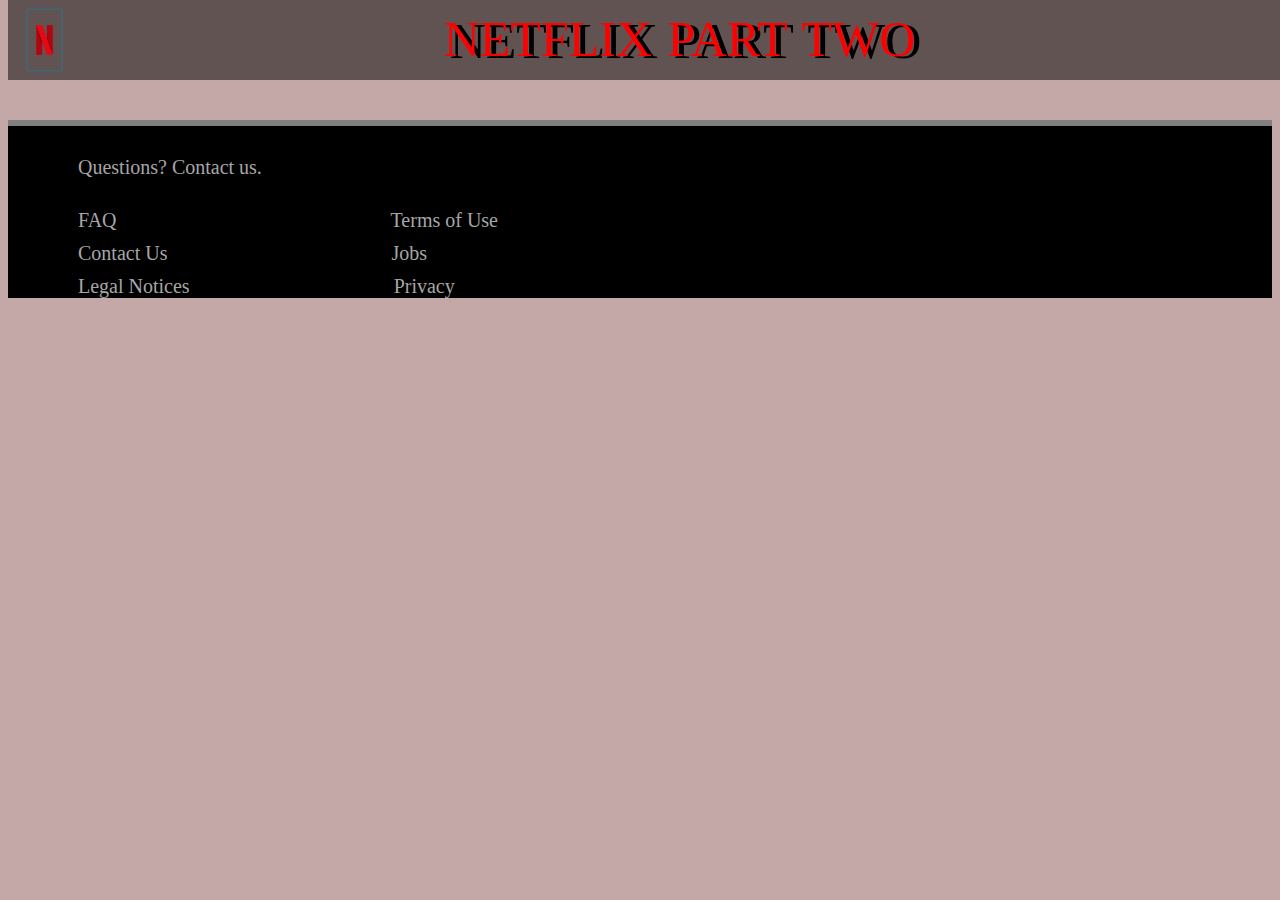
<file: Netflix _Grid/index.html>
<!DOCTYPE html>
<html>

<head>
    <link rel="stylesheet" type="text/css" href="styles.css">

</head>

<body onload="getApi()">
    <div class="header">
        <img href="#" src="logo.png" alt="logo">
        <a href="https://www.netflix.com/in/">NETFLIX PART TWO</a>
    </div>
    <div  class="container">   
        <div id="data">
           
        </div>    
    </div>


    <div class="footer-divider"></div>
    <div class="footer">
        <a class="item1" href="questions">Questions? Contact us.</a>
        <div class="item2">
            <a id="faq" href="">FAQ</a>
            <a id="terms" href="">Terms of Use</a>
        </div>
        <div class="item3">
            <a id="contact" href="">Contact Us</a>
            <a id="jobs" href="">Jobs</a>
        </div>
        <div class="item4">
            <a id="notice" href="">Legal Notices</a>
            <a id="privacy" href="">Privacy</a>
        </div>
    </div>
    <script src="data.js"></script>
</body>

</html>
</file>
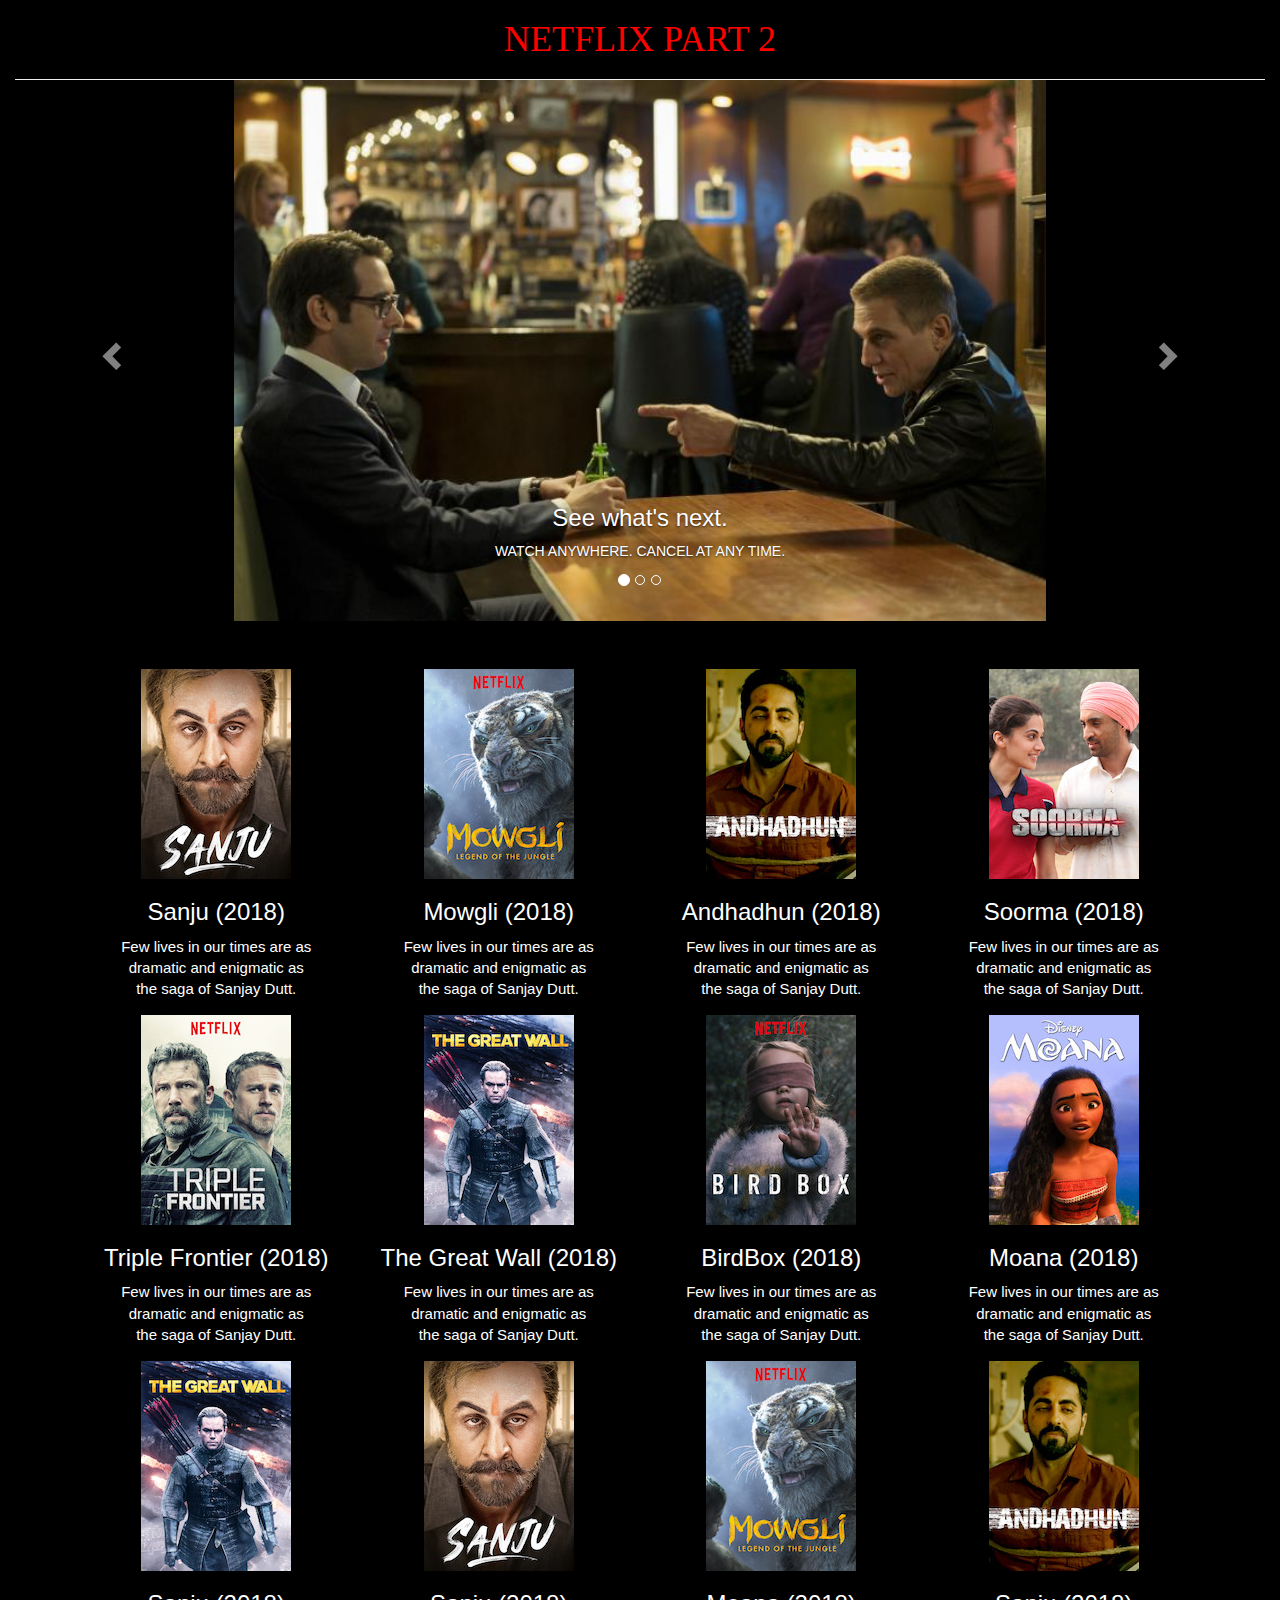
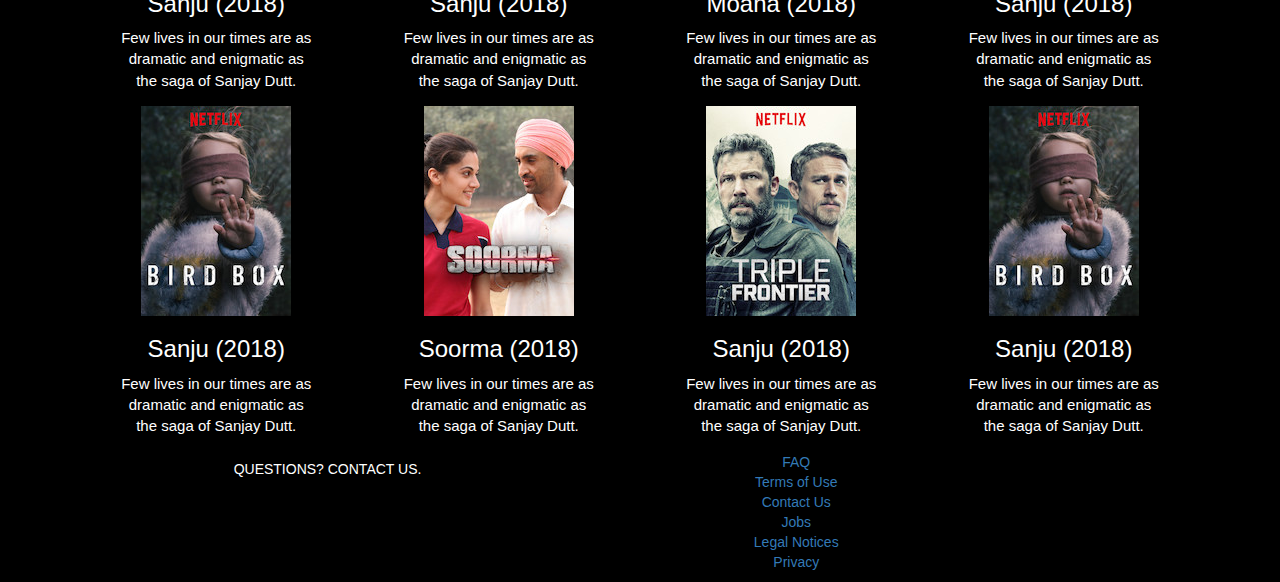
<file: Netflix_bootstrap/index.html>
<!DOCTYPE html>
<html>

<head>
    <title>Netflix Part 2.in</title>
    <meta charset="utf-8">
    <meta name="viewport" content="width = device-width, initial-scale = 1">
    <link rel="stylesheet" type="text/css" href="https://maxcdn.bootstrapcdn.com/bootstrap/3.4.0/css/bootstrap.min.css">
    <script src="https://ajax.googleapis.com/ajax/libs/jquery/3.3.1/jquery.min.js"></script>
    <script src="https://maxcdn.bootstrapcdn.com/bootstrap/3.4.0/js/bootstrap.min.js"></script>
    <style>
        .page-header {
            background-color: black;
            color: red;
            margin: 0px 0px;
            font-family: "Comic Sans MS", cursive, "sans-serif";
            text-shadow: 6px 2px black;
        }

        .container-fluid {
            background-color: black;
            color: white;
        }

        .carousel-inner>.item>img,
        .carousel-inner>.item>a>img {
            width: 65%;
            margin: auto;
        }

        .jumbotron {
            background-color: black;
        }

        .jumbotron p {
            padding: 0px 30px;
            font-size: 15px;
        }
    </style>
</head>

<body>
    <div class="container-fluid">
        <div class="page-header text-center">
            <h1>NETFLIX PART 2</h1>
        </div>

        <div id="myCarousel" class="carousel slide" data-ride="carousel">
            <ol class="carousel-indicators">
                <li data-target="#myCarousel" data-slide-to="0" class="active"></li>
                <li data-target="#myCarousel" data-slide-to="1"></li>
                <li data-target="#myCarousel" data-slide-to="2"></li>
            </ol>

            <div class="carousel-inner">

                <div class="item active">
                    <img src="bg1.jpg" alt="bg1" width="720" height="480">
                    <div class="carousel-caption">
                        <h3>See what's next.</h3>
                        <p>WATCH ANYWHERE. CANCEL AT ANY TIME.</p>
                    </div>
                </div>

                <div class="item">
                    <img src="bg2.jpg" alt="bg2" width="720" height="480">
                    <div class="carousel-caption">
                        <h3>See what's next.</h3>
                        <p>WATCH ANYWHERE. CANCEL AT ANY TIME.</p>
                    </div>
                </div>

                <div class="item">
                    <img src="bg3.png" width="720" height="480">
                    <div class="carousel-caption">
                        <h3>See what's next.</h3>
                        <p>WATCH ANYWHERE. CANCEL AT ANY TIME.</p>
                    </div>
                </div>
            </div>

            <a class="left carousel-control" href="#myCarousel" role="button" data-slide="prev">
                <span class="glyphicon glyphicon-chevron-left"></span>
            </a>
            <a class="right carousel-control" href="#myCarousel" role="button" data-slide="next">
                <span class="glyphicon glyphicon-chevron-right"></span>
            </a>
        </div>

        <div class="jumbotron text-center">
            <div class="col-sm-3"><img src="img1.jpg" alt="Sanju">
                <h3>Sanju (2018)</h3>
                <p>Few lives in our times are as dramatic and enigmatic as the saga of Sanjay Dutt.</p>
            </div>

            <div class="col-sm-3"><img src="img2.jpg" alt="Mowgli">
                <h3>Mowgli (2018)</h3>
                <p>Few lives in our times are as dramatic and enigmatic as the saga of Sanjay Dutt.</p>
            </div>
            <div class="col-sm-3"><img src="img3.jpg" alt="Andhadhun">
                <h3>Andhadhun (2018)</h3>
                <p>Few lives in our times are as dramatic and enigmatic as the saga of Sanjay Dutt.</p>
            </div>
            <div class="col-sm-3"><img src="img4.jpg" alt="Soorma">
                <h3>Soorma (2018)</h3>
                <p>Few lives in our times are as dramatic and enigmatic as the saga of Sanjay Dutt.</p>
            </div>
            <div class="col-sm-3"><img src="img5.jpg" alt="Triple Frontier">
                <h3>Triple Frontier (2018)</h3>
                <p>Few lives in our times are as dramatic and enigmatic as the saga of Sanjay Dutt.</p>
            </div>
            <div class="col-sm-3"><img src="img8.jpg" alt="The Great Wall">
                <h3>The Great Wall (2018)</h3>
                <p>Few lives in our times are as dramatic and enigmatic as the saga of Sanjay Dutt.</p>
            </div>
            <div class="col-sm-3"><img src="img6.jpg" alt="BirdBox">
                <h3>BirdBox (2018)</h3>
                <p>Few lives in our times are as dramatic and enigmatic as the saga of Sanjay Dutt.</p>
            </div>
            <div class="col-sm-3"><img src="img7.jpg" alt="Moana">
                <h3>Moana (2018)</h3>
                <p>Few lives in our times are as dramatic and enigmatic as the saga of Sanjay Dutt.</p>
            </div>
            <div class="col-sm-3"><img src="img8.jpg" alt="Mowgli">
                <h3>Sanju (2018)</h3>
                <p>Few lives in our times are as dramatic and enigmatic as the saga of Sanjay Dutt.</p>
            </div>
            <div class="col-sm-3"><img src="img1.jpg" alt="Sanju">
                <h3>Sanju (2018)</h3>
                <p>Few lives in our times are as dramatic and enigmatic as the saga of Sanjay Dutt.</p>
            </div>
            <div class="col-sm-3"><img src="img2.jpg" alt="Moana">
                <h3>Moana (2018)</h3>
                <p>Few lives in our times are as dramatic and enigmatic as the saga of Sanjay Dutt.</p>
            </div>
            <div class="col-sm-3"><img src="img3.jpg" alt="Sanju">
                <h3>Sanju (2018)</h3>
                <p>Few lives in our times are as dramatic and enigmatic as the saga of Sanjay Dutt.</p>
            </div>
            <div class="col-sm-3"><img src="img6.jpg" alt="Mowgli">
                <h3>Sanju (2018)</h3>
                <p>Few lives in our times are as dramatic and enigmatic as the saga of Sanjay Dutt.</p>
            </div>
            <div class="col-sm-3"><img src="img4.jpg" alt="Soorma">
                <h3>Soorma (2018)</h3>
                <p>Few lives in our times are as dramatic and enigmatic as the saga of Sanjay Dutt.</p>
            </div>
            <div class="col-sm-3"><img src="img5.jpg" alt="Sanju">
                <h3>Sanju (2018)</h3>
                <p>Few lives in our times are as dramatic and enigmatic as the saga of Sanjay Dutt.</p>
            </div>
            <div class="col-sm-3"><img src="img6.jpg" alt="Mowgli">
                <h3>Sanju (2018)</h3>
                <p>Few lives in our times are as dramatic and enigmatic as the saga of Sanjay Dutt.</p>
            </div>
        </div>
        <div class="page-footer">
            <div class="container-fluid text-center text-md-left">
                <div class="row">
                    <div class="col-md-6 ">
                        <h5 class="text-uppercase">Questions? Contact us.</h5>
                    </div>
                    <div class="col-md-3">
                        <ul class="list-unstyled">
                            <li>
                                <a href="#!">FAQ</a>
                            </li>
                            <li>
                                <a href="#!">Terms of Use</a>
                            </li>
                            <li>
                                <a href="#!">Contact Us</a>
                            </li>
                            <li>
                                <a href="#!">Jobs</a>
                            </li>
                            <li>
                                <a href="#!">Legal Notices</a>
                            </li>
                            <li>
                                <a href="#!">Privacy</a>
                            </li>
                        </ul>
                    </div>
                </div>
            </div>
        </div>
    </div>
    </div>

</body>

</html>
</file>
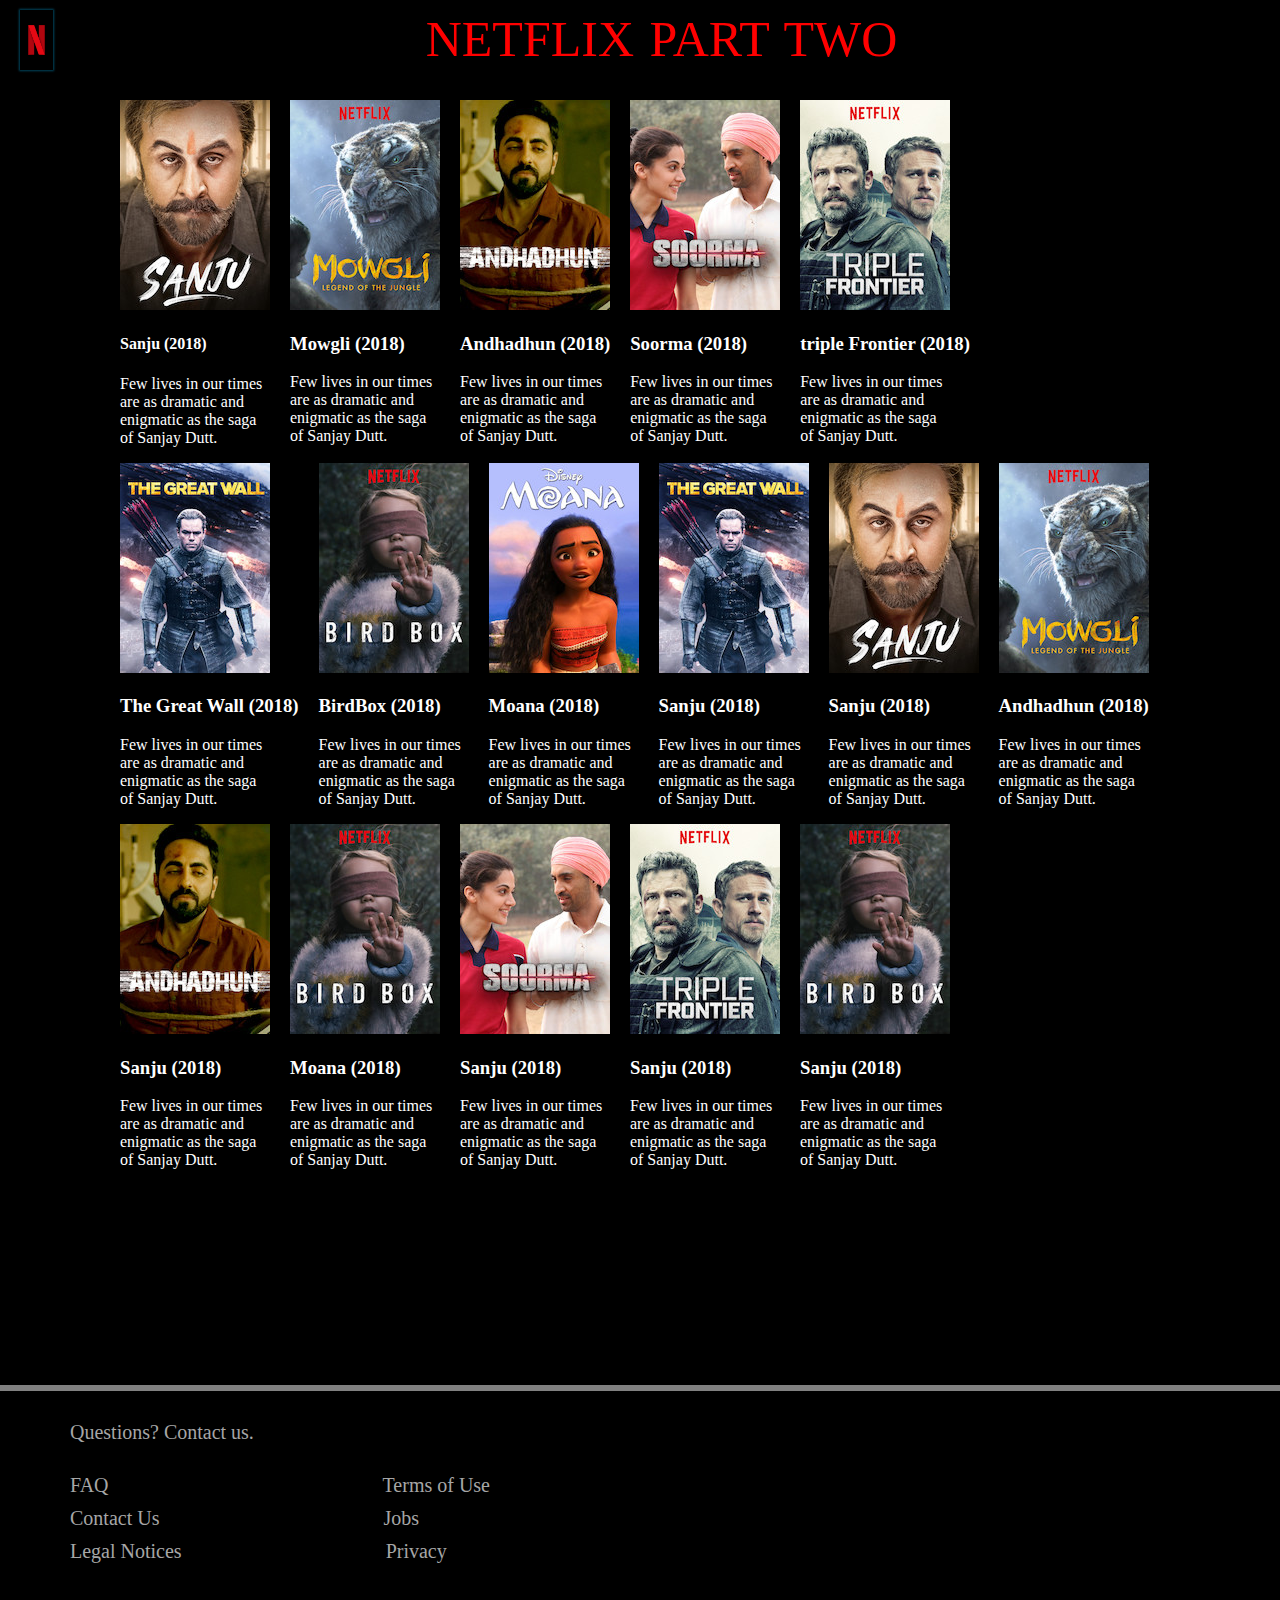
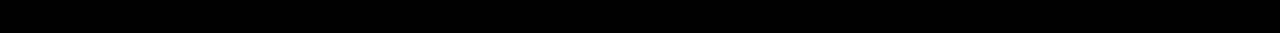
<file: Netflix_simple/index.html>
<!DOCTYPE html>
<html>

<head>
    <title>Netflix Part 2</title>
    <link rel="stylesheet" type="text/css" href="styles.css">
</head>

<body>
    <div class="header">
        <img href="#" src="logo.png" alt="logo">
        <a href="https://www.netflix.com/in/">NETFLIX PART TWO</a>
    </div>
    <div class="container">
        <div><img src="img1.jpg" alt="Sanju">
            <h4>Sanju (2018)</h6>
            <p>Few lives in our times are as dramatic and enigmatic as the saga of Sanjay Dutt.</p>
        </div>
        <div><img src="img2.jpg" alt="Mowgli">
            <h3>Mowgli (2018)</h3>
            <p>Few lives in our times are as dramatic and enigmatic as the saga of Sanjay Dutt.</p>
        </div>
        <div><img src="img3.jpg" alt="Andhadhun">
            <h3>Andhadhun (2018)</h3>
            <p>Few lives in our times are as dramatic and enigmatic as the saga of Sanjay Dutt.</p>
        </div>
        <div><img src="img4.jpg" alt="Soorma">
            <h3>Soorma (2018)</h3>
            <p>Few lives in our times are as dramatic and enigmatic as the saga of Sanjay Dutt.</p>
        </div>
        <div><img src="img5.jpg" alt="triple Frontier">
            <h3>triple Frontier (2018)</h3>
            <p>Few lives in our times are as dramatic and enigmatic as the saga of Sanjay Dutt.</p>
        </div>
        <div><img src="img8.jpg" alt="The Great Wall">
            <h3>The Great Wall (2018)</h3>
            <p>Few lives in our times are as dramatic and enigmatic as the saga of Sanjay Dutt.</p>
        </div>
        <div><img src="img6.jpg" alt="BirdBox">
            <h3>BirdBox (2018)</h3>
            <p>Few lives in our times are as dramatic and enigmatic as the saga of Sanjay Dutt.</p>
        </div>
        <div><img src="img7.jpg" alt="Moana">
            <h3>Moana (2018)</h3>
            <p>Few lives in our times are as dramatic and enigmatic as the saga of Sanjay Dutt.</p>
        </div>
        <div><img src="img8.jpg" alt="Mowgli">
            <h3>Sanju (2018)</h3>
            <p>Few lives in our times are as dramatic and enigmatic as the saga of Sanjay Dutt.</p>
        </div>
        <div><img src="img1.jpg" alt="Sanju">
            <h3>Sanju (2018)</h3>
            <p>Few lives in our times are as dramatic and enigmatic as the saga of Sanjay Dutt.</p>
        </div>
        <div><img src="img2.jpg" alt="Mowgli">
            <h3>Andhadhun (2018)</h3>
            <p>Few lives in our times are as dramatic and enigmatic as the saga of Sanjay Dutt.</p>
        </div>
        <div><img src="img3.jpg" alt="Sanju">
            <h3>Sanju (2018)</h3>
            <p>Few lives in our times are as dramatic and enigmatic as the saga of Sanjay Dutt.</p>
        </div>
        <div><img src="img6.jpg" alt="Mowgli">
            <h3>Moana (2018)</h3>
            <p>Few lives in our times are as dramatic and enigmatic as the saga of Sanjay Dutt.</p>
        </div>
        <div><img src="img4.jpg" alt="Mowgli">
            <h3>Sanju (2018)</h3>
            <p>Few lives in our times are as dramatic and enigmatic as the saga of Sanjay Dutt.</p>
        </div>
        <div><img src="img5.jpg" alt="Sanju">
            <h3>Sanju (2018)</h3>
            <p>Few lives in our times are as dramatic and enigmatic as the saga of Sanjay Dutt.</p>
        </div>
        <div><img src="img6.jpg" alt="Mowgli">
            <h3>Sanju (2018)</h3>
            <p>Few lives in our times are as dramatic and enigmatic as the saga of Sanjay Dutt.</p>
        </div>

    </div>
    <div class="footer-divider"></div>

    <div class="footer">
        <a class="item1" href="questions">Questions? Contact us.</a>
        <div class="item2">
            <a id="faq" href="">FAQ</a>
            <a id="terms" href="">Terms of Use</a>
        </div>
        <div class="item3">
            <a id="contact" href="">Contact Us</a>
            <a id="jobs" href="">Jobs</a>
        </div>
        <div class="item4">
            <a id="notice" href="">Legal Notices</a>
            <a id="privacy" href="">Privacy</a>
        </div>
    </div>
</body>

</html>
</file>
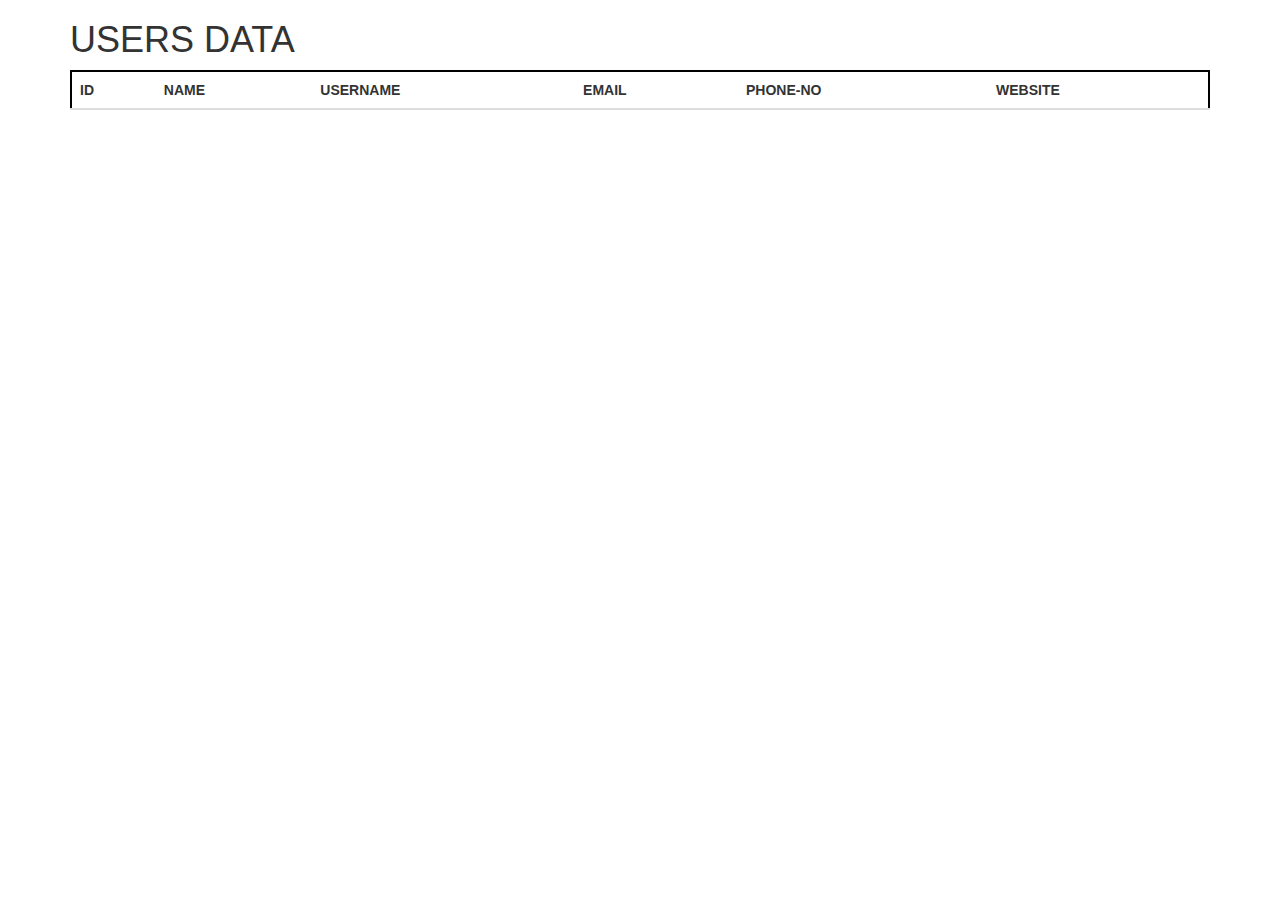
<file: UserDetails/index.html>
<!DOCTYPE HTML>
<html>

<head>
    <link rel=stylesheet type=text/css href="//maxcdn.bootstrapcdn.com/bootstrap/3.4.0/css/bootstrap.min.css">
    <style>
      .table{
          border: 2px solid black;
      }
    </style>
</head>

<body onload="fetchApi()">
    <div class="container">
        <h1>USERS DATA</h1>
        <table class="table table-hover">
            <thead>
                <th>
                    ID
                </th>
                <th>
                    NAME
                </th>
                <th>
                    USERNAME
                </th>
                <th>
                    EMAIL
                </th>
                <th>
                    PHONE-NO
                </th>
                <th>
                    WEBSITE
                </th>

            </thead>
            <tbody id="demo1">
                
            </tbody>
        </table>

    </div>
    <script src="fetch.js"></script>
</body>

</html>
</file>
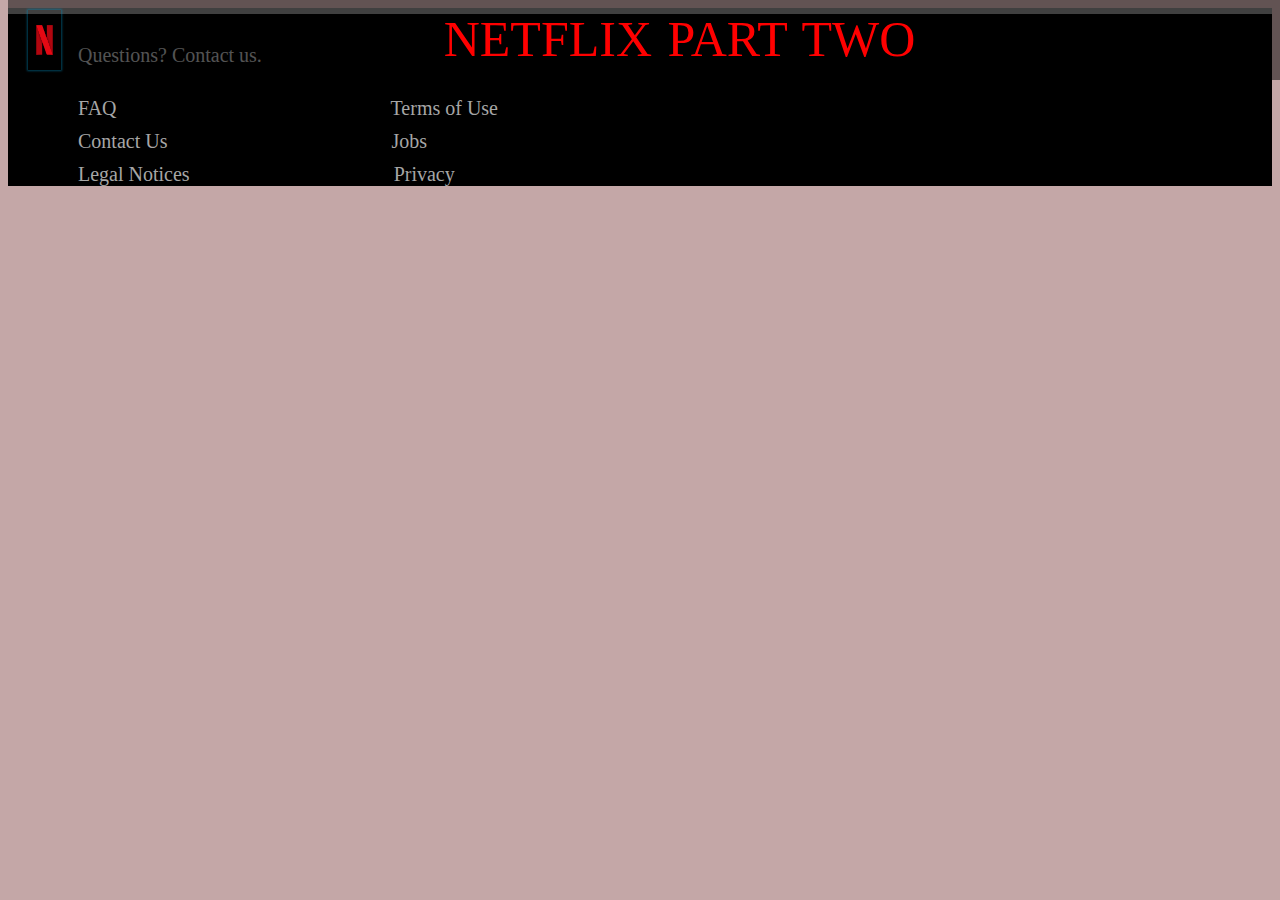
<file: Netflix _Grid/details.html>
<!DOCTYPE html>
<html>

<head>
    <link rel="stylesheet" type="text/css" href="styles.css">
</head>

<body >
    <div class="header">
        <img href="#" src="logo.png" alt="logo">
        <a href="https://www.netflix.com/in/">NETFLIX PART TWO</a>
    </div>
    <div class="container" id="response">   
        
    </div>


    <div class="footer-divider"></div>
    <div class="footer">
        <a class="item1" href="questions">Questions? Contact us.</a>
        <div class="item2">
            <a id="faq" href="">FAQ</a>
            <a id="terms" href="">Terms of Use</a>
        </div>
        <div class="item3">
            <a id="contact" href="">Contact Us</a>
            <a id="jobs" href="">Jobs</a>
        </div>
        <div class="item4">
            <a id="notice" href="">Legal Notices</a>
            <a id="privacy" href="">Privacy</a>
        </div>
    </div>
    <script src="data.js"></script>
</body>

</html>
</file>
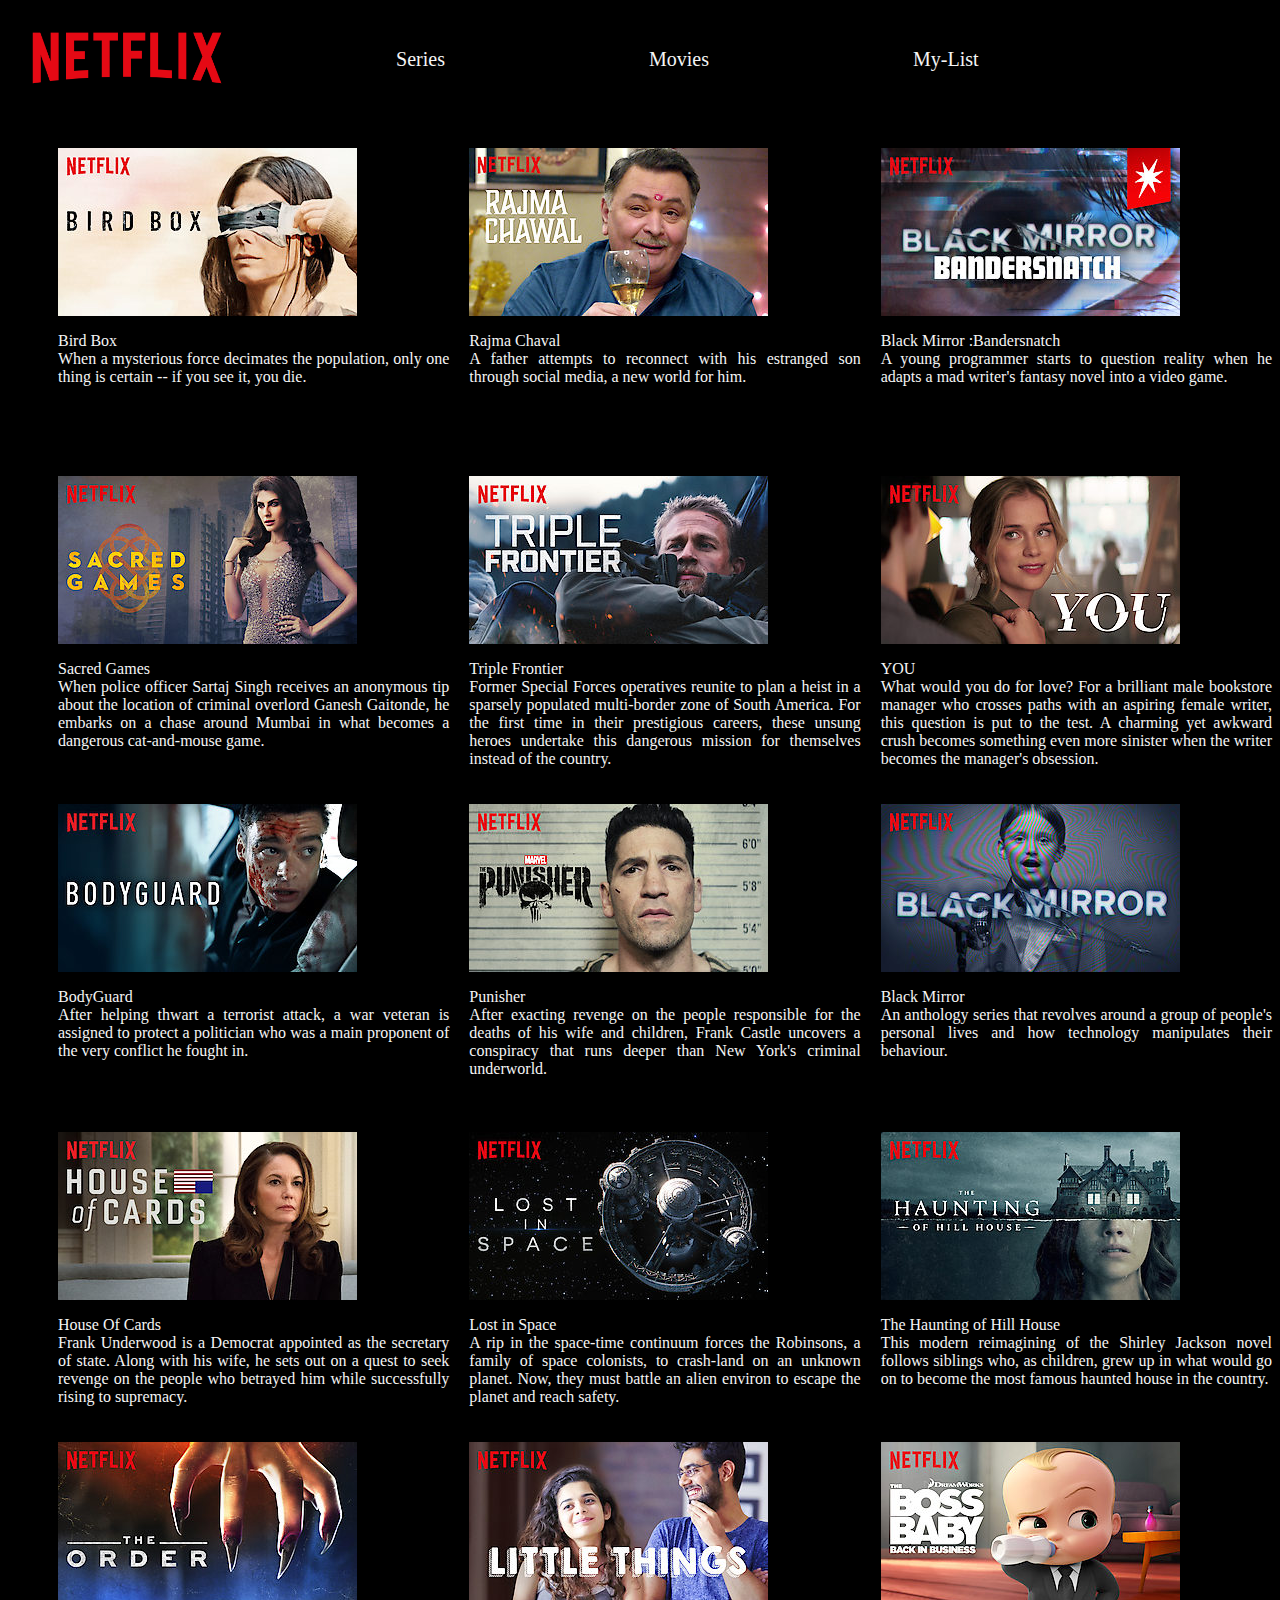
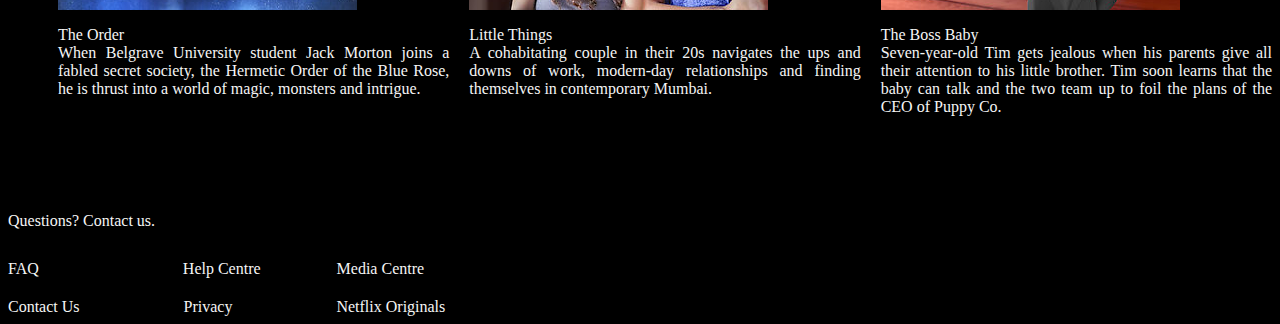
<file: Netflix-assignment/netflix.html>
<html>

<head>
    <title>Netflix:India</title>
    <link href="netflix_css.css" rel="stylesheet" type="text/css" />
</head>

<body>
    <div class="main">
    <div class="header">
        <a href="https://www.netflix.com/in/"><img class="logo" src="logo1.png" /></a>
        <div class="list1">
            <a href="Series">Series</a>
            <a href="Movies">Movies</a>
            <a href="My-List">My-List</a>
        </div>
        
    </div>
    <div class="container">
      <div>
          <img src="img1.jpg"/>
          <p class="i1">Bird Box <br> When a mysterious force decimates the population, only one thing is certain -- if you see it, you die. </p>  
    </div>  
      <div>
            <img src="img2.jpg"/>
            <p class="i2">Rajma Chaval <br>A father attempts to reconnect with his estranged son through social media, a new world for him.</p>
        
    </div>
    <div>
        <img src="img3.jpg"/>
        <p class="i3">Black Mirror :Bandersnatch<br> A young programmer starts to question reality when he adapts a mad writer's fantasy novel into a video game.</p>
    </div>
    <div>
        <img src="img4.jpg"/>
        <p class="i4">Sacred Games <br> When police officer Sartaj Singh receives an anonymous tip about the location of criminal overlord Ganesh Gaitonde, he embarks on a chase around Mumbai in what becomes a dangerous cat-and-mouse game. </p>
    </div>
    <div>
        <img src="img5.jpg"/>
        <p class="i5">Triple Frontier<br> Former Special Forces operatives reunite to plan a heist in a sparsely populated multi-border zone of South America. For the first time in their prestigious careers, these unsung heroes undertake this dangerous mission for themselves instead of the country. </p>
    </div>
    <div>
        <img src="img6.jpg"/>
        <p class="i6">YOU <br>What would you do for love? For a brilliant male bookstore manager who crosses paths with an aspiring female writer, this question is put to the test. A charming yet awkward crush becomes something even more sinister when the writer becomes the manager's obsession. </p>
    </div>
    <div>
        <img src="img7.jpg"/>
        <p class="i7">BodyGuard <br> After helping thwart a terrorist attack, a war veteran is assigned to protect a politician who was a main proponent of the very conflict he fought in. </p>
    </div>
    <div>
        <img src="img8.jpg"/>
        <p class="i8">Punisher <br>After exacting revenge on the people responsible for the deaths of his wife and children, Frank Castle uncovers a conspiracy that runs deeper than New York's criminal underworld.</p>
    </div>
    <div>
        <img src="img9.jpg"/>
        <p class="i9">Black Mirror <br>An anthology series that revolves around a group of people's personal lives and how technology manipulates their behaviour.</p>
    </div>
    <div>
        <img src="img10.jpg"/>
        <p class="i10">House Of Cards <br> Frank Underwood is a Democrat appointed as the secretary of state. Along with his wife, he sets out on a quest to seek revenge on the people who betrayed him while successfully rising to supremacy.</p>
    </div>
    <div>
        <img src="img11.jpg"/>
        <p class="i11">Lost in Space <br>A rip in the space-time continuum forces the Robinsons, a family of space colonists, to crash-land on an unknown planet. Now, they must battle an alien environ to escape the planet and reach safety.</p>
    </div>
    <div>
        <img src="img12.jpg"/>
        <p class="i12">The Haunting of  Hill House <br>This modern reimagining of the Shirley Jackson novel follows siblings who, as children, grew up in what would go on to become the most famous haunted house in the country.</p>
    </div>
    <div>
        <img src="img13.jpg"/>
        <p class="i13">The Order <br>When Belgrave University student Jack Morton joins a fabled secret society, the Hermetic Order of the Blue Rose, he is thrust into a world of magic, monsters and intrigue.</p>
    </div>
    <div>
        <img src="img14.jpg"/>
        <p class="i14">Little Things <br>A cohabitating couple in their 20s navigates the ups and downs of work, modern-day relationships and finding themselves in contemporary Mumbai.</p>
    </div>
    <div>
        <img src="img15.jpg"/>
        <p class="i15"> The Boss Baby <br>Seven-year-old Tim gets jealous when his parents give all their attention to his little brother. Tim soon learns that the baby can talk and the two team up to foil the plans of the CEO of Puppy Co.</p>
    </div>
    </div>
    <div class="footer">
        <div id="a"> <a href="https://help.netflix.com/en/contactus" id="con">Questions? Contact us.</a></div>
       <div id="b">
        <a href="https://help.netflix.com/en/node/412" id="faq">FAQ</a>
        <a href="https://help.netflix.com/en/node/412" id="help">Help Centre</a>
        <a href="https://media.netflix.com/en/" id="media">Media Centre</a>
      </div>
      <div id="c">
        <a href="https://help.netflix.com/en/contactus" id="contact">Contact Us</a>
        <a href="https://help.netflix.com/legal/privacy" id="privacy">Privacy</a>
        <a href="https://www.netflix.com/in/browse/genre/839338" id="netflix">Netflix Originals</a>
    </div>
    </div>
</div>
</body>

</html>
</file>
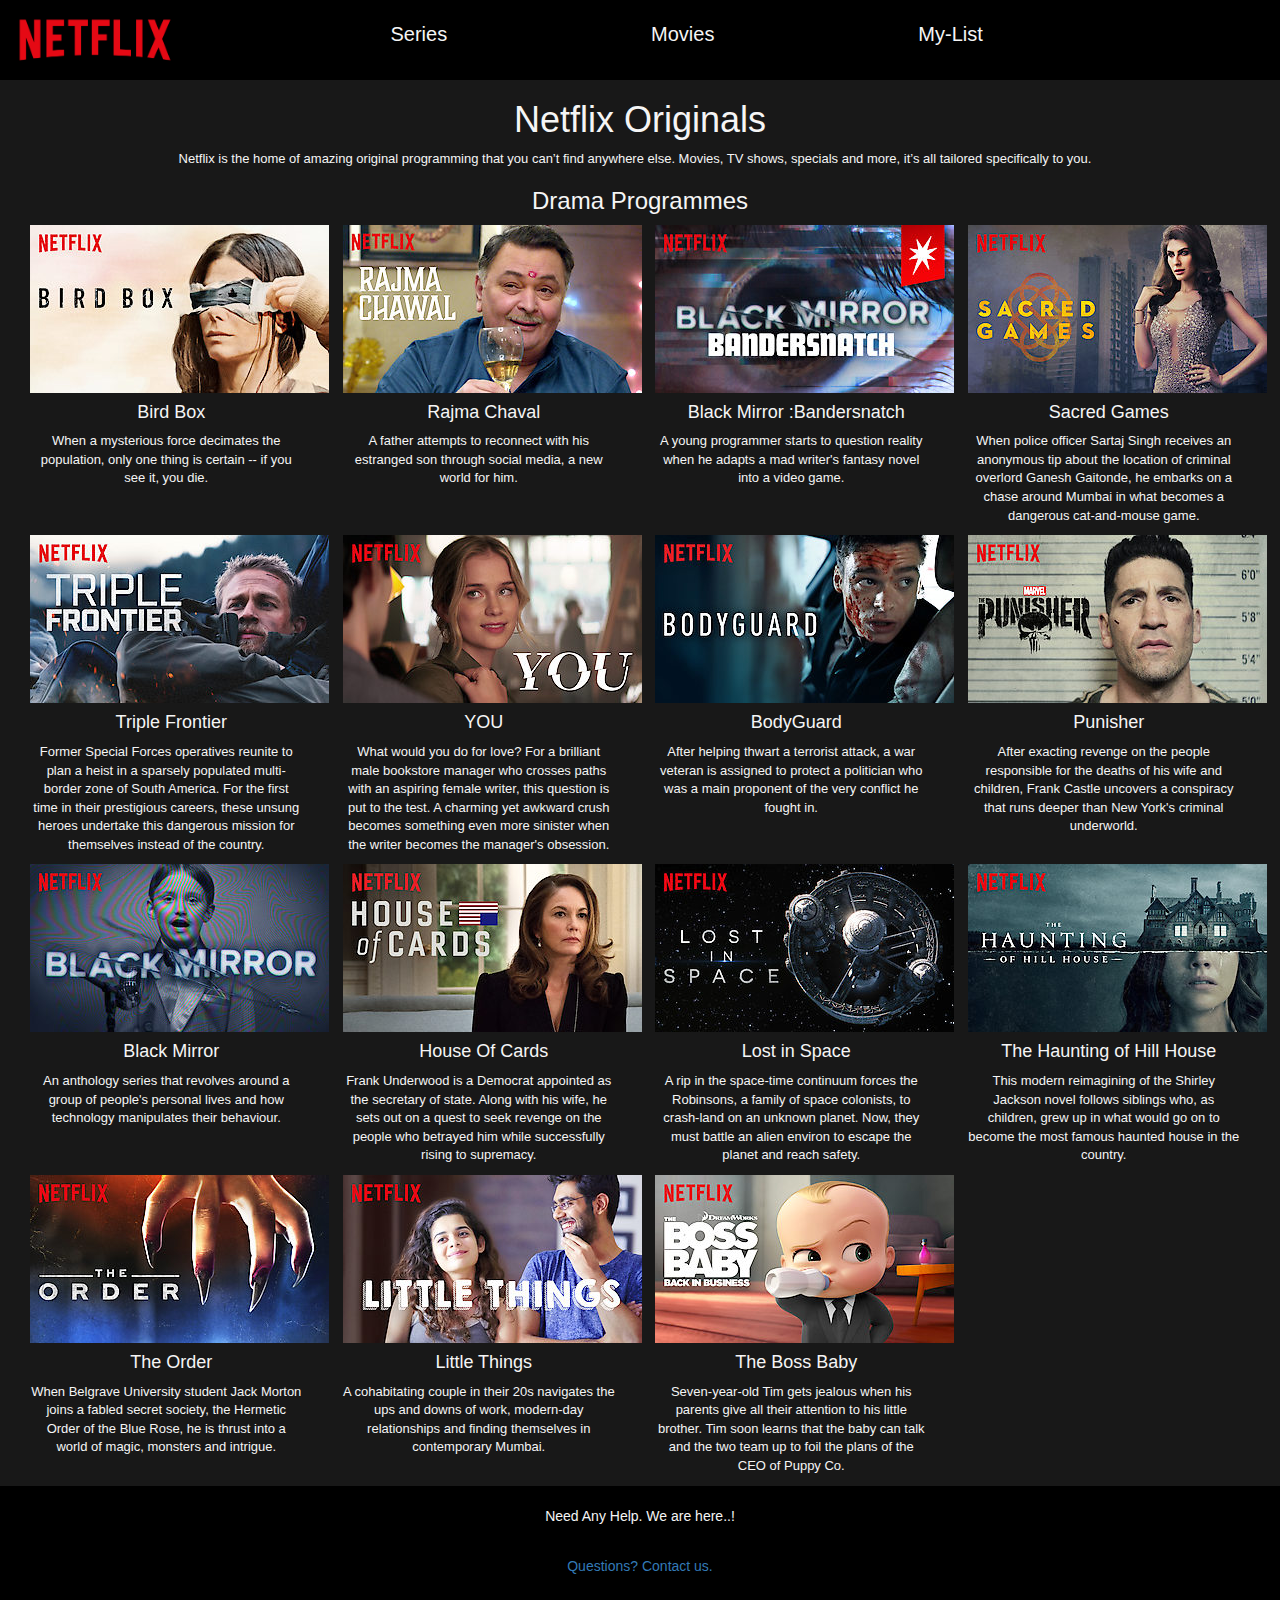
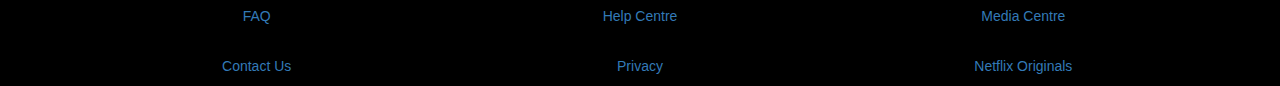
<file: netflix-bootstrap/netflix.html>
<html>

<head>
    <meta charset="utf-8">
    <meta name="viewport" content="width=device-width, initial-scale=1">
    <link rel="stylesheet" type="text/css"
        href="https://maxcdn.bootstrapcdn.com/bootstrap/3.4.0/css/bootstrap.min.css" />
    <title>Netflix.in</title>
    <style>
        .container-fluid {
            background-color: #181818;
            color: whitesmoke;


        }

        .container-fluid p {
            font-size: 13px;
            padding-right: 10px;

        }

        .page-heade {
            background-color: black;
            height: 80px;

        }

        .logo {
            height: 80px;
            background-color: black;
            float: left;
            margin-top: 0px;
        }

        .page-footer {
            color: whitesmoke;
            text-decoration: none;
            background-color: black;
            border: 0px;
        }

        .page-footer .row {
            margin-top: 10px;
            padding: 10px;
        }

        .list1 {
            padding-top: 20px;
            margin-left: 40px;

        }




        .list1 a {
            padding-left: 200px;
            color: whitesmoke;
            text-decoration: none;
            font-size: 20px;
        }
    </style>
</head>

<body>

    <div class="page-heade">

        <img src="logo1.png" href="https://www.netflix.com/in/" class="logo" />
        <div class="list1">
            <a href="Series">Series</a>
            <a href="Movies">Movies</a>
            <a href="My-List">My-List</a>
        </div>
    </div>
    <div class="container-fluid text-center">
        <div class="header1">
            <h1>Netflix Originals</h1>
            <p>Netflix is the home of amazing original programming that you can’t find anywhere else. Movies, TV shows,
                specials and more, it’s all tailored specifically to you.</p>

        </div>
        <div>
            <h3>Drama Programmes</h3>
        </div>
        <div class="col-sm-3">
            <img src="img1.jpg" />
            <h4>Bird Box</h4>
            <p> When a mysterious force decimates the population, only one thing is certain -- if you
                see it, you die. </p>
        </div>
        <div class="col-sm-3">
            <img src="img2.jpg" />
            <h4>Rajma Chaval</h4>
            <p>A father attempts to reconnect with his estranged son through social media, a new
                world
                for him.</p>

        </div>
        <div class="col-sm-3">
            <img src="img3.jpg" />
            <h4>Black Mirror :Bandersnatch</h4>
            <p> A young programmer starts to question reality when he adapts a mad
                writer's fantasy novel into a video game.</p>
        </div>
        <div class="col-sm-3">
            <img src="img4.jpg" />
            <h4>Sacred Games</h4>
            <p> When police officer Sartaj Singh receives an anonymous tip about the location of
                criminal overlord Ganesh Gaitonde, he embarks on a chase around Mumbai in what becomes a dangerous
                cat-and-mouse game. </p>
        </div>
        <div class="col-sm-3">
            <img src="img5.jpg" />
            <h4>Triple Frontier</h4>
            <p> Former Special Forces operatives reunite to plan a heist in a sparsely populated
                multi-border zone of South America. For the first time in their prestigious careers, these unsung
                heroes
                undertake this dangerous mission for themselves instead of the country. </p>
        </div>
        <div class="col-sm-3">
            <img src="img6.jpg" />
            <h4>YOU</h4>
            <p>What would you do for love? For a brilliant male bookstore manager who crosses paths with an
                aspiring female writer, this question is put to the test. A charming yet awkward crush becomes
                something
                even more sinister when the writer becomes the manager's obsession. </p>
        </div>
        <div class="col-sm-3">
            <img src="img7.jpg" />
            <h4>BodyGuard</h4>
            <p> After helping thwart a terrorist attack, a war veteran is assigned to protect a
                politician
                who was a main proponent of the very conflict he fought in. </p>
        </div>
        <div class="col-sm-3">
            <img src="img8.jpg" />
            <h4>Punisher </h4>
            <p>After exacting revenge on the people responsible for the deaths of his wife and
                children,
                Frank Castle uncovers a conspiracy that runs deeper than New York's criminal underworld.</p>
        </div>
        <div class="clearfix visible-sm-md-lg"></div>
        <div class="col-sm-3">
            <img src="img9.jpg" />
            <h4>Black Mirror</h4>
            <p>An anthology series that revolves around a group of people's personal lives and how
                technology manipulates their behaviour.</p>
        </div>
        <div class="col-sm-3">
            <img src="img10.jpg" />
            <h4>House Of Cards</h4>
            <p> Frank Underwood is a Democrat appointed as the secretary of state. Along with his
                wife, he sets out on a quest to seek revenge on the people who betrayed him while successfully
                rising to supremacy.</p>
        </div>
        <div class="col-sm-3">
            <img src="img11.jpg" />
            <h4>Lost in Space</h4>
            <p>A rip in the space-time continuum forces the Robinsons, a family of space
                colonists, to
                crash-land on an unknown planet. Now, they must battle an alien environ to escape the planet and
                reach
                safety.</p>
        </div>
        <div class="col-sm-3">
            <img src="img12.jpg" />
            <h4>The Haunting of Hill House</h4>
            <p>This modern reimagining of the Shirley Jackson novel follows siblings
                who,
                as children, grew up in what would go on to become the most famous haunted house in the country.</p>
        </div>
        <div class="clearfix visible-sm-md-lg"></div>
        <div class="col-sm-3">
            <img src="img13.jpg" />
            <h4>The Order</h4>
            <p>When Belgrave University student Jack Morton joins a fabled secret society, the
                Hermetic
                Order of the Blue Rose, he is thrust into a world of magic, monsters and intrigue.</p>
        </div>

        <div class="col-sm-3">
            <img src="img14.jpg" />
            <h4>Little Things </h4>
            <p>A cohabitating couple in their 20s navigates the ups and downs of work, modern-day
                relationships and finding themselves in contemporary Mumbai.</p>
        </div>
        <div class="col-sm-3">
            <img src="img15.jpg" />
            <h4> The Boss Baby </h4>
            <p>Seven-year-old Tim gets jealous when his parents give all their attention to his
                little brother. Tim soon learns that the baby can talk and the two team up to foil the plans of the
                CEO
                of Puppy Co.</p>
        </div>

    </div>
    <footer class="page-footer">
        <div class="container text-center ">
            <div class="row">Need Any Help. We are here..!</div>
            <div class="row">
                <div class="col-lg-12"> <a href="https://help.netflix.com/en/contactus">Questions? Contact us.</a></div>
            </div>
            <div class="row">
                <div class="col-sm-4"><a href="https://help.netflix.com/en/node/412">FAQ</a></div>
                <div class="col-sm-4"><a href="https://help.netflix.com/en/node/412">Help Centre</a></div>
                <div class="col-sm-4"><a href="https://media.netflix.com/en/">Media Centre</a></div>
            </div>
            <div class="row">
                <div class="col-sm-4"><a href="https://help.netflix.com/en/contactus">Contact Us</a></div>
                <div class="col-sm-4"><a href="https://help.netflix.com/legal/privacy">Privacy</a></div>
                <div class="col-sm-4"><a href="https://www.netflix.com/in/browse/genre/839338">Netflix Originals</a>
                </div>
            </div>

        </div>
    </footer>
</body>

</html>
</file>
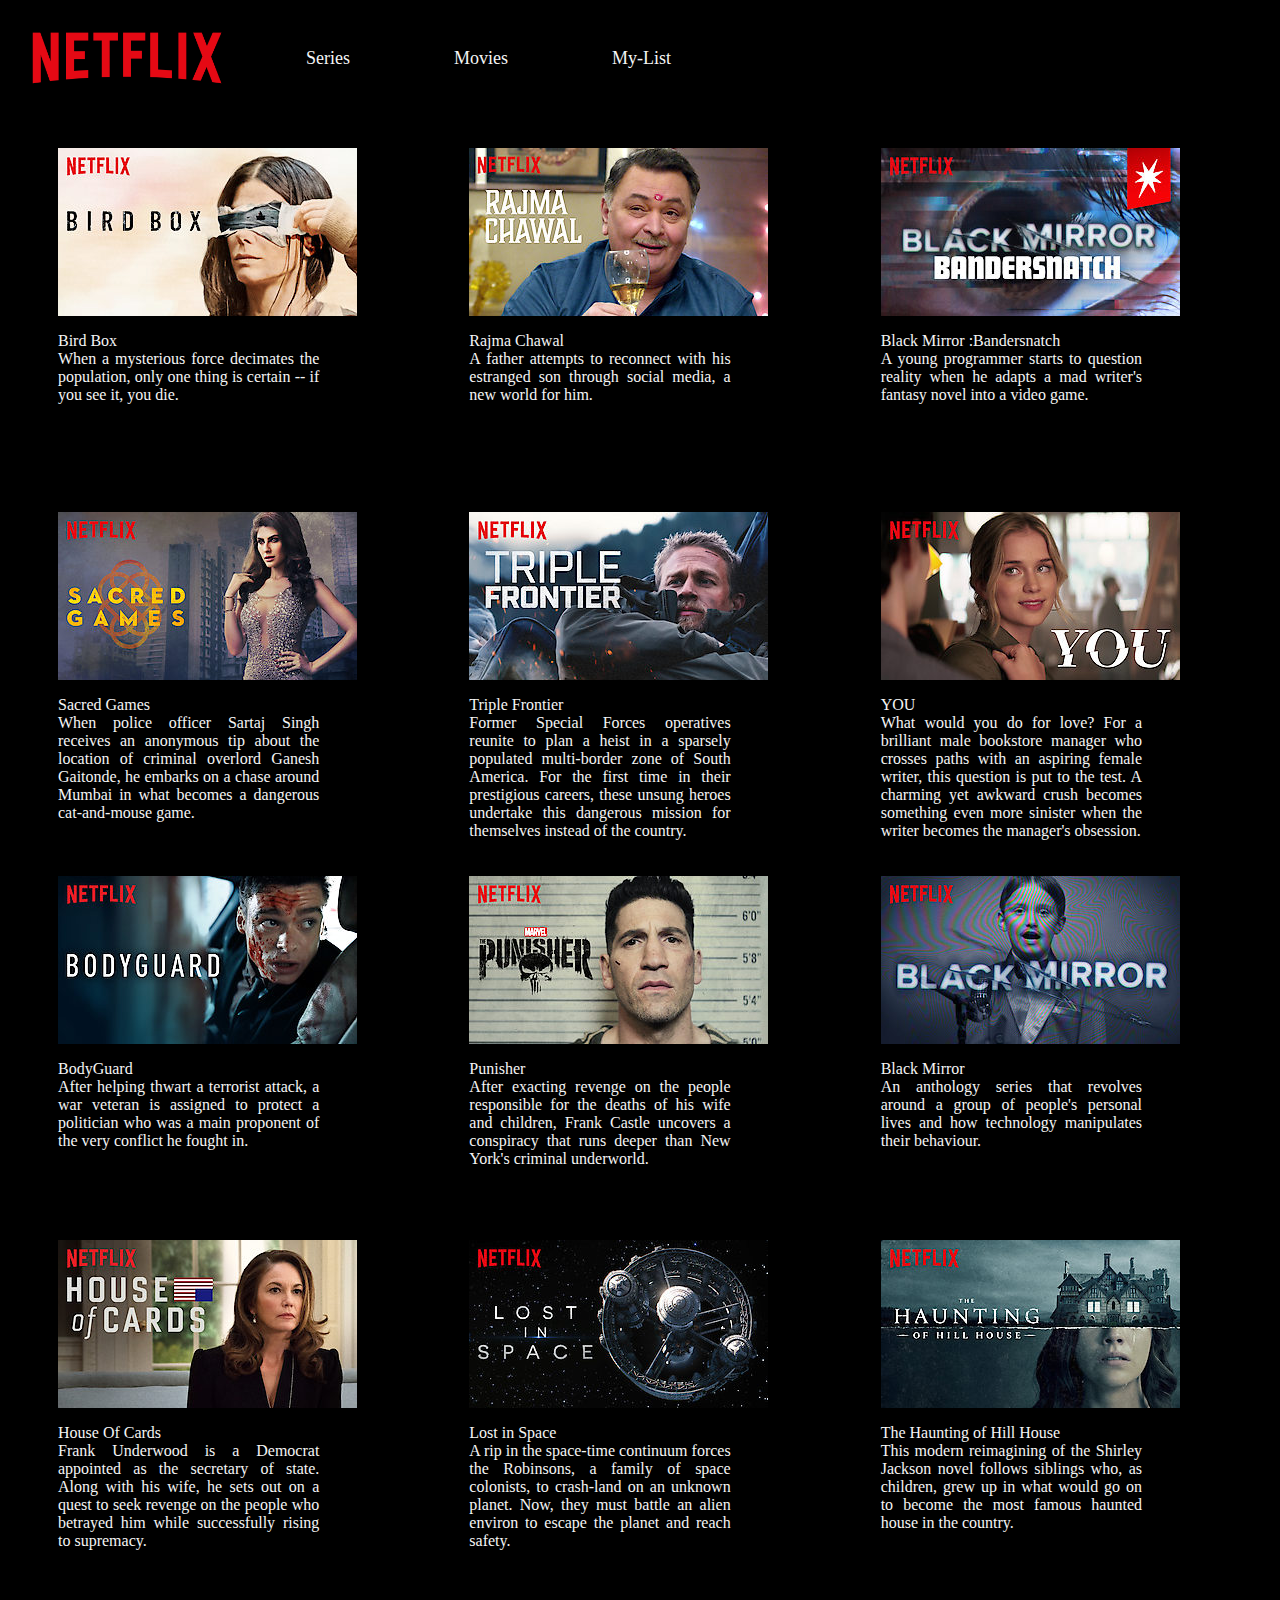
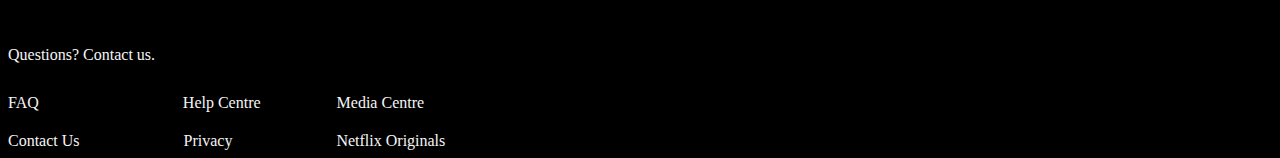
<file: netflix-MediaQueries/netflix-media.html>
<html>

<head>
    <title>Netflix:India</title>
    <link href="style.css" rel="stylesheet" type="text/css" />
</head>

<body>
    <div class="main">
    <div class="header">
        <a href="https://www.netflix.com/in/"><img class="logo" src="logo1.png" /></a>
        <div class="list1">
            <a href="Series">Series</a>
            <a href="Movies">Movies</a>
            <a href="My-List">My-List</a>
        </div>
        
    </div>
    <div class="container">
      <div>
          <img src="img1.jpg"/>
          <p class="i1">Bird Box <br> When a mysterious force decimates the population, only one thing is certain -- if you see it, you die. </p>  
    </div>  
      <div>
            <img src="img2.jpg"/>
            <p class="i2">Rajma Chawal <br>A father attempts to reconnect with his estranged son through social media, a new world for him.</p>
        
    </div>
    <div>
        <img src="img3.jpg"/>
        <p class="i3">Black Mirror :Bandersnatch<br> A young programmer starts to question reality when he adapts a mad writer's fantasy novel into a video game.</p>
    </div>
    <div>
        <img src="img4.jpg"/>
        <p class="i4">Sacred Games <br> When police officer Sartaj Singh receives an anonymous tip about the location of criminal overlord Ganesh Gaitonde, he embarks on a chase around Mumbai in what becomes a dangerous cat-and-mouse game. </p>
    </div>
    <div>
        <img src="img5.jpg"/>
        <p class="i5">Triple Frontier<br> Former Special Forces operatives reunite to plan a heist in a sparsely populated multi-border zone of South America. For the first time in their prestigious careers, these unsung heroes undertake this dangerous mission for themselves instead of the country. </p>
    </div>
    <div>
        <img src="img6.jpg"/>
        <p class="i6">YOU <br>What would you do for love? For a brilliant male bookstore manager who crosses paths with an aspiring female writer, this question is put to the test. A charming yet awkward crush becomes something even more sinister when the writer becomes the manager's obsession. </p>
    </div>
    <div>
        <img src="img7.jpg"/>
        <p class="i7">BodyGuard <br> After helping thwart a terrorist attack, a war veteran is assigned to protect a politician who was a main proponent of the very conflict he fought in. </p>
    </div>
    <div>
        <img src="img8.jpg"/>
        <p class="i8">Punisher <br>After exacting revenge on the people responsible for the deaths of his wife and children, Frank Castle uncovers a conspiracy that runs deeper than New York's criminal underworld.</p>
    </div>
    <div>
        <img src="img9.jpg"/>
        <p class="i9">Black Mirror <br>An anthology series that revolves around a group of people's personal lives and how technology manipulates their behaviour.</p>
    </div>
    <div>
        <img src="img10.jpg"/>
        <p class="i10">House Of Cards <br> Frank Underwood is a Democrat appointed as the secretary of state. Along with his wife, he sets out on a quest to seek revenge on the people who betrayed him while successfully rising to supremacy.</p>
    </div>
    <div>
        <img src="img11.jpg"/>
        <p class="i11">Lost in Space <br>A rip in the space-time continuum forces the Robinsons, a family of space colonists, to crash-land on an unknown planet. Now, they must battle an alien environ to escape the planet and reach safety.</p>
    </div>
    <div>
        <img src="img12.jpg"/>
        <p class="i12">The Haunting of  Hill House <br>This modern reimagining of the Shirley Jackson novel follows siblings who, as children, grew up in what would go on to become the most famous haunted house in the country.</p>
    </div>
    <!-- <div>
        <img src="img13.jpg"/>
        <p class="i13">The Order <br>When Belgrave University student Jack Morton joins a fabled secret society, the Hermetic Order of the Blue Rose, he is thrust into a world of magic, monsters and intrigue.</p>
    </div>
    <div>
        <img src="img14.jpg"/>
        <p class="i14">Little Things <br>A cohabitating couple in their 20s navigates the ups and downs of work, modern-day relationships and finding themselves in contemporary Mumbai.</p>
    </div>
    <div>
        <img src="img15.jpg"/>
        <p class="i15"> The Boss Baby <br>Seven-year-old Tim gets jealous when his parents give all their attention to his little brother. Tim soon learns that the baby can talk and the two team up to foil the plans of the CEO of Puppy Co.</p>
    </div> -->
    </div>
    <div class="footer">
        <div id="a"> <a href="https://help.netflix.com/en/contactus" id="con">Questions? Contact us.</a></div>
       <div id="b">
        <a href="https://help.netflix.com/en/node/412" id="faq">FAQ</a>
        <a href="https://help.netflix.com/en/node/412" id="help">Help Centre</a>
        <a href="https://media.netflix.com/en/" id="media">Media Centre</a>
      </div>
      <div id="c">
        <a href="https://help.netflix.com/en/contactus" id="contact">Contact Us</a>
        <a href="https://help.netflix.com/legal/privacy" id="privacy">Privacy</a>
        <a href="https://www.netflix.com/in/browse/genre/839338" id="netflix">Netflix Originals</a>
    </div>
    </div>
</div>
</body>

</html>
</file>
<file: Netflix _Grid/styles.css>
body {
    background-color: #c4a7a7;
}
.header {
    background-color: rgba(0,0,0,0.5);
    padding: 10px 10px;
    text-align: center;
    position: fixed;
    width: 100%;
    top: 0;
    /* z-index: 2; */
}
.header img{
    height:60px;
    float:left;
    margin-left:10px;
    margin-top:0px;
    box-shadow: 0 0 2px 1px rgba(0, 140, 186, 0.5);
}
.header a{
    font-size: 50px;
    text-decoration: none;  
    color: red;
    word-spacing: 3px;
    text-shadow: 6px 2px black;
    font-family: "Comic Sans MS", cursive, "sans-serif";
  
}


.container #data{
    /* background-color: black; */
    margin: 100px 50px 20px 150px;
    display: grid;
    grid-gap: 20px;
    grid-template-columns: auto auto auto auto auto auto ;   
}

@media only screen and (max-width: 500px) {
    .container #data{
        display: inline-grid;
        grid-template-columns: auto;
    }

}

@media only screen and (min-width: 500px) and (max-width: 760px) {
    .container #data{
        display: inline-grid;
        grid-template-columns: auto auto;
    }
}

.footer-divider {
    width: 100%;
    height: 0px;
    border-top: 6px solid grey;
}


/* Footer */
.footer {
    background-color: black;
}
.footer a{
    color: #a6a6a6;
    text-decoration: none;  
    font-size:20px;
}
.footer .item1 {
     display:inline-block; 
     margin-left:70px;
     margin-top: 30px;
     margin-bottom: 30px;
}
.footer .item2 {
    margin-left:70px;
    margin-bottom: 10px;
}
.item2 #faq {
    margin-right: 100px;
}
.item2 #terms {
    margin-left: 170px;
}
.footer .item3 {
    margin-left:70px;
    margin-bottom: 10px;
}
.item3 #contact {
    margin-right: 100px;
}
.item3 #jobs {
    margin-left: 120px;
}
.footer .item4 {
    margin-left:70px;
    margin-bottom: 70px;
}
.item4 #notice {
    margin-right: 100px;
}
.item4 #privacy {
    margin-left: 100px;
}
</file>
<file: Netflix_simple/styles.css>
* {
    box-sizing: border-box;
}

body {
    margin:0;
    background-color: black;
}
.header {
    background-color: rgba(0,0,0,0.5);
    padding: 10px 10px;
    text-align: center;
    position: fixed;
    width: 100%;
    top: 0;
    
}
.header img{
    height:60px;
    float:left;
    margin-left:10px;
    margin-top:0px;
    box-shadow: 0 0 2px 1px rgba(0, 140, 186, 0.5);
}
.header a{
    font-size: 50px;
    text-decoration: none;  
    color: red;
    word-spacing: 3px;
    text-shadow: 6px 2px black;
    font-family: "Comic Sans MS", cursive, "sans-serif";
  
}

.container {
   
    margin: 100px 100px;
    display: flex;
    flex-wrap: wrap;
    padding: 0 10px;
  
   
}

.container >div {
    color:white;
    /* flex-direction: column; */
    /* flex-basis: 25%; */
    /* width: 25%; */
    padding: 0 10px;
}
.container >div >p{
    /* width: max-content; */
    /* color: white; */
    width: 150px;
}


@media (max-width: 500px) {
    .container {
        /* flex: 100%; */
        /* max-width: 100%; */
        flex-direction: column; 
    }
   
}

@media (min-width: 500px) and (max-width: 760px) {
    .container {
        /* flex-direction: column;  */
        display: flex;
        max-width: 50%;
        flex-wrap: wrap;
        padding: 0 10px;
  
         
        /*flex-grow: 1 0 50%;  */
   
         /* display: grid;
        grid-template-columns: 1fr 1fr;
        column-gap: 10px; */
        
    }

    .container >div {
        color:white;
        /* flex-direction: column; */
        /* flex-basis: 25%; */
        /* width: 25%; */
        padding: 0 10px;
        width: calc(1/2 * 100%)
    }

    .container >div >img{
        width: calc(1/2 * 100%)
    }
}

.footer-divider {
    width: 100%;
    height: 0px;
    border-top: 6px solid grey;
    margin-top: 200px;
}


/* Footer */
.footer a{
    color: #a6a6a6;
    text-decoration: none;  
    font-size:20px;
}
.footer .item1 {
     display:inline-block; 
     margin-left:70px;
     margin-top: 30px;
     margin-bottom: 30px;
}
.footer .item2 {
    margin-left:70px;
    margin-bottom: 10px;
}
.item2 #faq {
    margin-right: 100px;
}
.item2 #terms {
    margin-left: 170px;
}
.footer .item3 {
    margin-left:70px;
    margin-bottom: 10px;
}
.item3 #contact {
    margin-right: 100px;
}
.item3 #jobs {
    margin-left: 120px;
}
.footer .item4 {
    margin-left:70px;
    margin-bottom: 70px;
}
.item4 #notice {
    margin-right: 100px;
}
.item4 #privacy {
    margin-left: 100px;
}
</file>
<file: Netflix-assignment/netflix_css.css>
.header{
    background-color: black;
    width:100%;
    height:100px;
   
}
.logo{
  
    height: 100px;
    float: left;
   
}
.list1{
   padding-top: 40px;  
    word-spacing: 50px;

}
.list1 a{
    padding-left: 150px;
    color:whitesmoke;
    text-decoration: none;
    font-size: 20px;
}
.container{
    display:grid;
    grid-template-rows:1fr 1fr 1fr;
    grid-template-columns: 1fr 1fr 1fr;
    grid-row-gap: 20px;
    grid-column-gap: 20px;
    margin-top:40px;
    margin-left: 50px;
    justify-items: auto;
    justify-content: space-around;
}
.main{
    background-color: black;

}
body{
    background-color: black;
}
.footer{
    margin-top: 80px;
    
}
.footer #con{
    text-decoration: none;
}
.footer #faq{
    text-decoration: none;
    margin-right: 140px;
}
.footer #help{
    text-decoration: none;
    margin-right: 72px;
}
.footer #media{
    text-decoration: none;
    margin-right: 100px;
}
.footer #contact{
    text-decoration: none;
    margin-right: 100px;
}
.footer #privacy{
    text-decoration: none;
    margin-right: 100px;
}
.footer #netflix{
    text-decoration: none;
    margin-right: 100px;
}
.footer #a{
    margin-bottom: 30px;
 }
.footer #b{
    margin-bottom: 20px;
}
.footer a{
    color: whitesmoke
}
.i1{
    color:whitesmoke;
    text-align: justify;    
}
.i2{
    color:whitesmoke;
    text-align: justify;    
}
.i3{
    color:whitesmoke;
    text-align: justify;    
}
.i4{
    color:whitesmoke;
    text-align: justify;    
}
.i5{
    color:whitesmoke;
    text-align: justify;    
}
.i6{
    color:whitesmoke;
    text-align: justify;    
}
.i7{
    color:whitesmoke;
    text-align: justify;    
}
.i8{
    color:whitesmoke;
    text-align: justify;    
}
.i9{
    color:whitesmoke;
    text-align: justify;    
}
.i10{
    color:whitesmoke;
    text-align: justify;    
}
.i11{
    color:whitesmoke;
    text-align: justify;    
}
.i12{
    color:whitesmoke;
    text-align: justify;    
}
.i13{
    color:whitesmoke;
    text-align: justify;    
}
.i14{
    color:whitesmoke;
    text-align: justify;    
}
.i15{
    color:whitesmoke;
    text-align: justify;    
}
</file>
<file: netflix-MediaQueries/style.css>
.header{
    background-color: black;
    width:100%;
    height:100px;
   
}
.logo{
  
    height: 100px;
    float: left;
   
}
.list1{
   padding-top: 40px;  
    word-spacing: 50px;

}
.list1 a{
    padding-left: 150px;
    color:whitesmoke;
    text-decoration: none;
    font-size: 20px;
}
.container{
    display:grid;
    grid-template-rows:1fr 1fr 1fr;
    grid-template-columns: 1fr 1fr 1fr;
    grid-row-gap: 20px;
    grid-column-gap: 20px;
    margin-top:40px;
    margin-left: 50px;
    justify-items: auto;
    justify-content: space-around;
}
.container p{
    padding-right: 130px;
}
@media screen and (max-width:500px)
{
    .container{
        grid-template-rows:1fr ;
    grid-template-columns: 1fr ;
    }
    .list1{
        padding-top: 40px;  
         word-spacing: 20px;
     
     }
     .list1 a{
         padding-left: 10px;
         color:whitesmoke;
         text-decoration: none;
         font-size: 14px;
     }
}
@media screen and (min-width:500px)
{
    .container{
        grid-template-rows:1fr 1fr;
    grid-template-columns: 1fr 1fr;
    }
    .list1{
        padding-top: 40px;  
         word-spacing: 40px;
     
     }
     .list1 a{
         padding-left: 60px;
         color:whitesmoke;
         text-decoration: none;
         font-size: 18px;
     }
}
@media screen and (min-width:760px)
{
    .container{
        grid-template-rows:1fr 1fr 1fr;
    grid-template-columns: 1fr 1fr 1fr;
    }
}
.main{
    background-color: black;

}
body{
    background-color: black;
}
.footer{
    margin-top: 80px;
    
}
.footer #con{
    text-decoration: none;
}
.footer #faq{
    text-decoration: none;
    margin-right: 140px;
}
.footer #help{
    text-decoration: none;
    margin-right: 72px;
}
.footer #media{
    text-decoration: none;
    margin-right: 100px;
}
.footer #contact{
    text-decoration: none;
    margin-right: 100px;
}
.footer #privacy{
    text-decoration: none;
    margin-right: 100px;
}
.footer #netflix{
    text-decoration: none;
    margin-right: 100px;
}
.footer #a{
    margin-bottom: 30px;
 }
.footer #b{
    margin-bottom: 20px;
}
.footer a{
    color: whitesmoke
}
.i1{
    color:whitesmoke;
    text-align: justify;    
}
.i2{
    color:whitesmoke;
    text-align: justify;    
}
.i3{
    color:whitesmoke;
    text-align: justify;    
}
.i4{
    color:whitesmoke;
    text-align: justify;    
}
.i5{
    color:whitesmoke;
    text-align: justify;    
}
.i6{
    color:whitesmoke;
    text-align: justify;    
}
.i7{
    color:whitesmoke;
    text-align: justify;    
}
.i8{
    color:whitesmoke;
    text-align: justify;    
}
.i9{
    color:whitesmoke;
    text-align: justify;    
}
.i10{
    color:whitesmoke;
    text-align: justify;    
}
.i11{
    color:whitesmoke;
    text-align: justify;    
}
.i12{
    color:whitesmoke;
    text-align: justify;    
}
.i13{
    color:whitesmoke;
    text-align: justify;    
}
.i14{
    color:whitesmoke;
    text-align: justify;    
}
.i15{
    color:whitesmoke;
    text-align: justify;    
}
</file>
